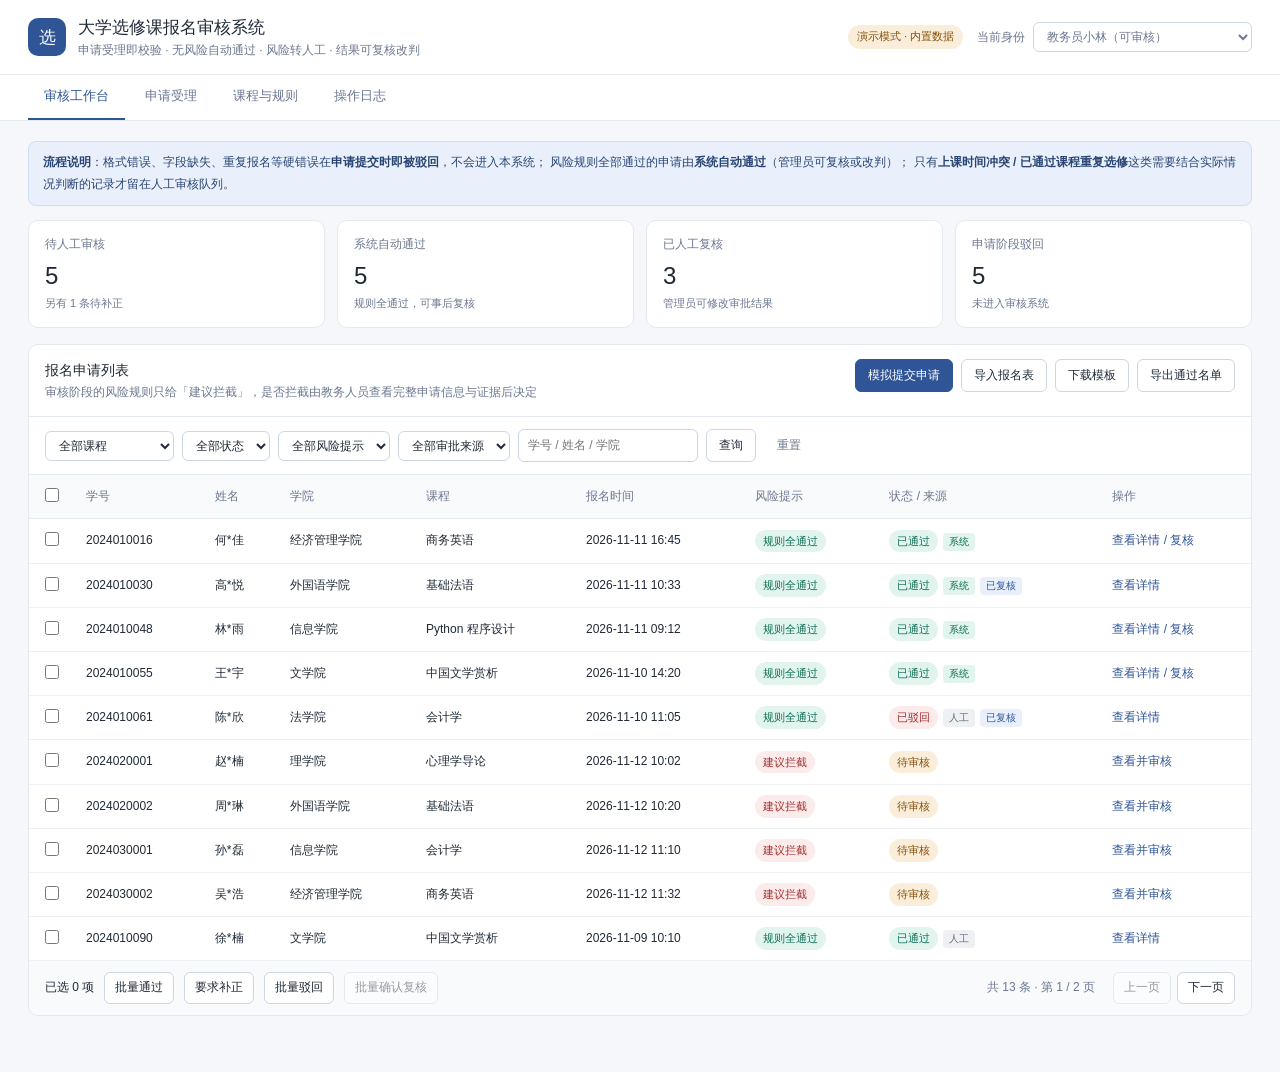
<file: preview.html>
<!DOCTYPE html>
<html lang="zh-CN">
<head>
<meta charset="utf-8">
<meta name="viewport" content="width=device-width, initial-scale=1">
<title>大学选修课报名审核系统</title>
<style>
:root{
  --bg:#f5f7fa; --surface:#ffffff; --line:#e4e9f0; --line-strong:#cdd6e2;
  --text:#1f2a37; --muted:#6b7890; --primary:#2f5597; --primary-light:#eaf0fb;
  --teal:#0f6e56; --teal-light:#e1f5ee; --amber:#854f0b; --amber-light:#faeeda;
  --red:#a32d2d; --red-light:#fcebeb; --radius:10px;
}
*{box-sizing:border-box}
body{margin:0;background:var(--bg);color:var(--text);font-family:-apple-system,BlinkMacSystemFont,"PingFang SC","Microsoft YaHei",Arial,sans-serif;font-size:13px;line-height:1.6}
h1,h2,h3{font-weight:500;margin:0}
h1{font-size:17px} h2{font-size:14px} h3{font-size:13px}
p{margin:0}
button,select,input,textarea{font:inherit;color:inherit}
.topbar{display:flex;align-items:center;justify-content:space-between;gap:16px;padding:14px 28px;background:var(--surface);border-bottom:1px solid var(--line)}
.brand{display:flex;align-items:center;gap:12px}
.logo{width:38px;height:38px;border-radius:10px;background:var(--primary);color:#fff;display:flex;align-items:center;justify-content:center;font-size:17px}
.brand p{font-size:12px;color:var(--muted)}
.top-actions{display:flex;align-items:center;gap:14px}
.role-label{display:flex;align-items:center;gap:8px;font-size:12px;color:var(--muted)}
select,input[type=search],input[type=text],textarea{padding:6px 9px;border:1px solid var(--line-strong);border-radius:6px;background:var(--surface);outline:none;font-size:12px}
select:focus,input:focus,textarea:focus{border-color:var(--primary)}
.badge{font-size:11px;padding:3px 9px;border-radius:20px;background:var(--primary-light);color:var(--primary)}
.badge.demo{background:var(--amber-light);color:var(--amber)}
.tabs{display:flex;gap:4px;padding:0 28px;background:var(--surface);border-bottom:1px solid var(--line)}
.tab{padding:11px 16px;border:0;background:transparent;color:var(--muted);cursor:pointer;border-bottom:2px solid transparent;font-size:13px}
.tab.active{color:var(--primary);border-bottom-color:var(--primary)}
.tab:hover{color:var(--primary)}
main{padding:20px 28px 40px;max-width:1400px;margin:0 auto}
.tab-panel{display:none} .tab-panel.active{display:block}
.metrics{display:grid;grid-template-columns:repeat(4,minmax(0,1fr));gap:12px;margin-bottom:16px}
.metric{background:var(--surface);border:1px solid var(--line);border-radius:var(--radius);padding:14px 16px}
.metric .label{font-size:12px;color:var(--muted)}
.metric .value{font-size:24px;font-weight:500;margin-top:2px}
.metric .hint{font-size:11px;color:var(--muted)}
.card{background:var(--surface);border:1px solid var(--line);border-radius:var(--radius);margin-bottom:16px;overflow:hidden}
.card-head{display:flex;align-items:flex-start;justify-content:space-between;gap:16px;padding:14px 16px;border-bottom:1px solid var(--line)}
.card-head .muted{margin-top:2px}
.head-actions{display:flex;gap:8px;flex-wrap:wrap}
.muted{color:var(--muted);font-size:12px}
.right{margin-left:auto}
.btn{padding:6px 12px;border:1px solid var(--line-strong);border-radius:6px;background:var(--surface);cursor:pointer;font-size:12px;white-space:nowrap}
.btn:hover{border-color:var(--primary);color:var(--primary)}
.btn:disabled{opacity:.45;cursor:not-allowed}
.btn-primary{background:var(--primary);border-color:var(--primary);color:#fff}
.btn-primary:hover{background:#244477;color:#fff}
.btn-ghost{border-color:transparent;color:var(--muted)}
.btn-sm{padding:5px 10px}
.btn-danger{color:var(--red);border-color:#e6bcbc}
.btn-success{color:var(--teal);border-color:#a8d9c6}
.filters{display:flex;flex-wrap:wrap;gap:8px;align-items:center;padding:12px 16px;border-bottom:1px solid var(--line)}
.filters input[type=search]{width:180px}
.table-wrap{overflow-x:auto}
.data-table{width:100%;border-collapse:collapse;table-layout:auto;white-space:nowrap}
.data-table th{background:#f8fafc;text-align:left;font-size:12px;font-weight:500;color:var(--muted);padding:10px 12px;border-bottom:1px solid var(--line)}
.data-table td{padding:10px 12px;border-bottom:1px solid #eef1f6;font-size:12px;vertical-align:middle}
.data-table tbody tr:hover{background:#fafcff}
.data-table .col-check{width:38px}
.data-table input[type=checkbox]{width:14px;height:14px;cursor:pointer;accent-color:var(--primary)}
.pill{display:inline-block;padding:2px 8px;border-radius:20px;font-size:11px;line-height:1.7}
.pill.pending{background:var(--amber-light);color:var(--amber)}
.pill.supplement{background:var(--amber-light);color:var(--amber)}
.pill.approved,.pill.notified{background:var(--teal-light);color:var(--teal)}
.pill.rejected{background:var(--red-light);color:var(--red)}
.pill.cancelled{background:#f1efe8;color:#5f5e5a}
.pill.pass{background:var(--teal-light);color:var(--teal)}
.pill.warning{background:var(--amber-light);color:var(--amber)}
.pill.blocked{background:var(--red-light);color:var(--red)}
.link-btn{border:0;background:transparent;color:var(--primary);cursor:pointer;padding:0;font-size:12px}
.link-btn:hover{text-decoration:underline}
.batch-bar{display:flex;align-items:center;gap:10px;flex-wrap:wrap;padding:11px 16px;background:#f8fafc;font-size:12px}
.pager{display:flex;gap:6px;margin-left:8px}
.empty{text-align:center;color:var(--muted);padding:28px}
.rule-grid{display:grid;grid-template-columns:repeat(auto-fit,minmax(260px,1fr));gap:12px;padding:16px}
.rule-card{border:1px solid var(--line);border-radius:8px;padding:12px 14px}
.rule-card .rule-top{display:flex;align-items:center;justify-content:space-between;gap:8px;margin-bottom:6px}
.rule-card .code{font-size:11px;color:var(--muted);font-family:ui-monospace,Menlo,monospace}
.rule-card p{font-size:12px;color:var(--muted)}
.switch{display:inline-flex;align-items:center;gap:6px;font-size:12px;cursor:pointer}
.switch input{accent-color:var(--primary)}
.modal-mask{position:fixed;inset:0;background:rgba(20,30,45,.42);display:flex;align-items:flex-start;justify-content:center;padding:40px 16px;z-index:50;overflow-y:auto}
.modal-mask[hidden]{display:none}
.modal{background:var(--surface);border-radius:12px;width:min(560px,100%);box-shadow:0 12px 40px rgba(20,30,45,.18)}
.modal-wide{width:min(860px,100%)}
.modal-head{display:flex;align-items:flex-start;justify-content:space-between;gap:12px;padding:16px 20px;border-bottom:1px solid var(--line)}
.modal-head .muted{margin-top:3px}
.btn-close{border:0;background:transparent;font-size:22px;line-height:1;color:var(--muted);cursor:pointer}
.modal-body{padding:18px 20px;max-height:calc(100vh - 220px);overflow-y:auto}
.modal-foot{display:flex;justify-content:flex-end;gap:8px;padding:12px 20px;border-top:1px solid var(--line)}
.section-title{display:flex;align-items:center;gap:8px;margin:0 0 10px;font-size:13px;font-weight:500}
.section-title::before{content:"";width:3px;height:14px;background:var(--primary);border-radius:2px}
.section{margin-bottom:20px}
.info-grid{display:grid;grid-template-columns:repeat(3,minmax(0,1fr));gap:1px;background:var(--line);border:1px solid var(--line);border-radius:8px;overflow:hidden}
.info-item{background:var(--surface);padding:9px 12px;min-width:0}
.info-item .k{font-size:11px;color:var(--muted)}
.info-item .v{font-size:12px;word-break:break-all;margin-top:1px}
.info-item.span2{grid-column:span 2}
.info-item.span3{grid-column:span 3}
.hit{border:1px solid var(--line);border-left:3px solid var(--amber);border-radius:6px;padding:9px 12px;margin-bottom:8px;background:#fffdf8}
.hit.hard{border-left-color:var(--red);background:#fffafa}
.hit .hit-title{display:flex;align-items:center;gap:8px;font-size:12px}
.hit .hit-msg{font-size:12px;color:var(--muted);margin-top:2px}
.tag{font-size:11px;padding:1px 7px;border-radius:4px;background:var(--red-light);color:var(--red)}
.tag.soft{background:var(--amber-light);color:var(--amber)}
.ok-box{border:1px solid #cfe9dd;background:var(--teal-light);color:var(--teal);border-radius:8px;padding:10px 12px;font-size:12px}
.timeline{border-left:2px solid var(--line);margin-left:6px;padding-left:16px}
.tl-item{position:relative;padding-bottom:12px;font-size:12px}
.tl-item::before{content:"";position:absolute;left:-21px;top:6px;width:8px;height:8px;border-radius:50%;background:var(--primary)}
.tl-item .tl-time{color:var(--muted);font-size:11px}
.decision-box{background:#f8fafc;border:1px solid var(--line);border-radius:8px;padding:14px}
.decision-box textarea{width:100%;min-height:64px;resize:vertical;margin:8px 0 12px}
.decision-actions{display:flex;gap:8px;flex-wrap:wrap}
.readonly-tip{background:var(--amber-light);color:var(--amber);border-radius:6px;padding:8px 12px;font-size:12px}
.toast{position:fixed;top:76px;right:28px;background:var(--text);color:#fff;padding:10px 16px;border-radius:8px;font-size:12px;z-index:80;box-shadow:0 6px 20px rgba(0,0,0,.18)}
.toast[hidden]{display:none}
/* v2.0 两阶段流程新增样式 */
.flow-note{background:var(--primary-light);border:1px solid #cfdcf5;color:#294573;border-radius:8px;padding:10px 14px;font-size:12px;line-height:1.8;margin-bottom:14px}
.flow-note strong{font-weight:600}
.src-tag{display:inline-block;margin-left:5px;padding:1px 6px;border-radius:4px;font-size:10px;background:#e8edf6;color:#52617c;vertical-align:middle}
.src-tag.system{background:var(--teal-light);color:var(--teal)}
.src-tag.manual{background:#eef0f4;color:#5f6b7f}
.src-tag.rechecked{background:var(--primary-light);color:var(--primary)}
.evidence{margin-top:6px;padding:7px 10px;background:#fff;border:1px dashed var(--line-strong);border-radius:5px;font-size:11px;color:#4d5a70}
.evidence div+div{margin-top:3px}
.note-box{border:1px solid #cfe9dd;background:var(--teal-light);color:var(--teal);border-radius:6px;padding:8px 12px;font-size:12px;margin-top:8px}
.stage-group{padding:14px 16px;border-bottom:1px solid var(--line)}
.stage-group:last-child{border-bottom:0}
.stage-title{display:flex;align-items:center;gap:9px;margin-bottom:4px;font-size:13px;font-weight:500}
.stage-title .stage-badge{font-size:11px;padding:2px 8px;border-radius:20px;background:var(--red-light);color:var(--red)}
.stage-title .stage-badge.review{background:var(--amber-light);color:var(--amber)}
.stage-title .stage-badge.system{background:var(--primary-light);color:var(--primary)}
.stage-desc{font-size:12px;color:var(--muted);margin:0 0 10px}
.rule-grid{display:grid;grid-template-columns:repeat(auto-fit,minmax(260px,1fr));gap:10px}
.rule-card{border:1px solid var(--line);border-radius:8px;padding:11px 13px;background:#fff}
.rule-card.off{background:#fafbfc;border-style:dashed}
.rule-card .rule-top{display:flex;align-items:center;justify-content:space-between;gap:8px;margin-bottom:6px}
.rule-card .code{font-size:11px;color:var(--muted);font-family:ui-monospace,Menlo,monospace}
.rule-card p{font-size:12px;color:var(--muted);margin:0}
.rule-card .rule-meta{font-size:11px;color:var(--muted);margin-top:5px}
.intake-summary{padding:14px 16px}
.intake-summary .chips{display:flex;gap:10px;flex-wrap:wrap}
.chip{border:1px solid var(--line);border-radius:8px;padding:9px 14px;min-width:118px;background:#fafbfd}
.chip .n{font-size:20px;font-weight:500}
.chip .t{font-size:11px;color:var(--muted)}
.chip.good .n{color:var(--teal)} .chip.warn .n{color:var(--amber)} .chip.bad .n{color:var(--red)}
.demo-fill{display:flex;align-items:center;gap:8px;flex-wrap:wrap;margin-bottom:14px}
.form-grid{display:grid;grid-template-columns:repeat(2,minmax(0,1fr));gap:10px}
.form-grid label{display:flex;flex-direction:column;gap:4px;font-size:12px;color:var(--muted)}
.form-grid label.span2{grid-column:span 2}
.form-grid input,.form-grid select{width:100%}
.submit-result{margin-top:14px}
.submit-result:empty{display:none}
.result-box{border-radius:8px;padding:12px 14px;font-size:12px;line-height:1.8}
.result-box.ok{background:var(--teal-light);border:1px solid #bfe3d4;color:var(--teal)}
.result-box.no{background:var(--red-light);border:1px solid #eccaca;color:var(--red)}
.result-box ul{margin:6px 0 0;padding-left:18px}
.recheck-box{background:#f4f7fd;border:1px solid #d5e0f5;border-radius:8px;padding:14px}
.recheck-box .recheck-title{font-size:12px;margin-bottom:4px}
.recheck-box textarea{width:100%;min-height:60px;resize:vertical;margin:8px 0 12px}
.recheck-box .decision-actions{display:flex;gap:8px;flex-wrap:wrap}
.mini-table{width:100%;border-collapse:collapse;margin-top:8px;font-size:12px}
.mini-table th,.mini-table td{text-align:left;padding:6px 9px;border-bottom:1px solid var(--line)}
.mini-table th{color:var(--muted);font-weight:500;background:#f8fafc}
@media(max-width:900px){.metrics{grid-template-columns:repeat(2,minmax(0,1fr))}.info-grid{grid-template-columns:repeat(2,minmax(0,1fr))}main{padding:16px}.topbar{padding:12px 16px}.tabs{padding:0 16px}.form-grid{grid-template-columns:1fr}.form-grid label.span2{grid-column:span 1}}

</style>
</head>
<body>

<header class="topbar">
  <div class="brand">
    <div class="logo">选</div>
    <div>
      <h1>大学选修课报名审核系统</h1>
      <p>申请受理即校验 · 无风险自动通过 · 风险转人工 · 结果可复核改判</p>
    </div>
  </div>
  <div class="top-actions">
    <span id="modeBadge" class="badge badge-info">连接中</span>
    <label class="role-label">当前身份
      <select id="roleSelect">
        <option value="teacher01">教务员小林（可审核）</option>
        <option value="admin">系统管理员（可复核改判 / 配置）</option>
        <option value="guest">只读访客（只读）</option>
      </select>
    </label>
  </div>
</header>

<nav class="tabs">
  <button class="tab active" data-tab="workbench">审核工作台</button>
  <button class="tab" data-tab="intake">申请受理</button>
  <button class="tab" data-tab="config">课程与规则</button>
  <button class="tab" data-tab="logs">操作日志</button>
</nav>

<main>
  <section id="tab-workbench" class="tab-panel active">
    <div class="flow-note">
      <strong>流程说明</strong>：格式错误、字段缺失、重复报名等硬错误在<strong>申请提交时即被驳回</strong>，不会进入本系统；
      风险规则全部通过的申请由<strong>系统自动通过</strong>（管理员可复核或改判）；
      只有<strong>上课时间冲突 / 已通过课程重复选修</strong>这类需要结合实际情况判断的记录才留在人工审核队列。
    </div>
    <div class="metrics" id="metrics"></div>

    <div class="card">
      <div class="card-head">
        <div>
          <h2>报名申请列表</h2>
          <p class="muted">审核阶段的风险规则只给「建议拦截」，是否拦截由教务人员查看完整申请信息与证据后决定</p>
        </div>
        <div class="head-actions">
          <button class="btn btn-primary" id="btnOpenSubmit">模拟提交申请</button>
          <button class="btn" id="btnImport">导入报名表</button>
          <button class="btn" id="btnTemplate">下载模板</button>
          <button class="btn" id="btnExport">导出通过名单</button>
        </div>
      </div>

      <div class="filters">
        <select id="fCourse"><option value="">全部课程</option></select>
        <select id="fStatus"><option value="">全部状态</option></select>
        <select id="fLevel"><option value="">全部风险提示</option></select>
        <select id="fSource">
          <option value="">全部审批来源</option>
          <option value="system">系统自动通过</option>
          <option value="manual">人工决定</option>
          <option value="undecided">待决定</option>
          <option value="rechecked">已人工复核</option>
        </select>
        <input id="fKeyword" type="search" placeholder="学号 / 姓名 / 学院">
        <button class="btn" id="btnSearch">查询</button>
        <button class="btn btn-ghost" id="btnReset">重置</button>
      </div>

      <div class="table-wrap">
        <table class="data-table">
          <thead>
            <tr>
              <th class="col-check"><input type="checkbox" id="selectAll" aria-label="全选当前页"></th>
              <th>学号</th><th>姓名</th><th>学院</th><th>课程</th>
              <th>报名时间</th><th>风险提示</th><th>状态 / 来源</th><th>操作</th>
            </tr>
          </thead>
          <tbody id="tableBody"></tbody>
        </table>
      </div>

      <div class="batch-bar">
        <span id="selectedCount">已选 0 项</span>
        <button class="btn btn-sm" id="btnBatchApprove">批量通过</button>
        <button class="btn btn-sm" id="btnBatchSupplement">要求补正</button>
        <button class="btn btn-sm" id="btnBatchReject">批量驳回</button>
        <button class="btn btn-sm" id="btnBatchRecheck">批量确认复核</button>
        <span class="muted right" id="pageInfo"></span>
        <div class="pager">
          <button class="btn btn-sm" id="btnPrev">上一页</button>
          <button class="btn btn-sm" id="btnNext">下一页</button>
        </div>
      </div>
    </div>
  </section>

  <section id="tab-intake" class="tab-panel">
    <div class="flow-note">
      <strong>申请受理关口</strong>：必填缺失（R01）、联系方式格式（R02）、重复报名（R03）、课程代码与报名时效（R07）在提交瞬间校验。
      未通过的申请只登记到下面的驳回台账，<strong>不写入审核系统、不占用教务人员时间</strong>；申请人修正后可重新提交。
    </div>
    <div class="card">
      <div class="card-head">
        <div><h2>最近一次受理结果</h2><p class="muted">导入报名表或模拟提交申请后，这里显示每条申请的去向</p></div>
        <button class="btn" id="btnRefreshIntake">刷新</button>
      </div>
      <div class="intake-summary" id="intakeReport"><p class="muted">暂无受理记录，可先导入演示报名表或在上方「模拟提交申请」。</p></div>
    </div>
    <div class="card">
      <div class="card-head">
        <div><h2>申请阶段驳回台账</h2><p class="muted">这些记录从未进入审核队列，可导出清单交申请人修正</p></div>
        <button class="btn" id="btnExportRejections">导出驳回清单</button>
      </div>
      <div class="table-wrap">
        <table class="data-table">
          <thead><tr><th>登记时间</th><th>学号</th><th>姓名</th><th>课程代码</th><th>来源</th><th>驳回原因</th></tr></thead>
          <tbody id="rejectionBody"></tbody>
        </table>
      </div>
    </div>
  </section>

  <section id="tab-config" class="tab-panel">
    <div class="card">
      <div class="card-head"><div><h2>课程容量与上课时间</h2><p class="muted">上课时间用于 R05 时间冲突判定；容量用于可选的 R04 提示（默认关闭）</p></div></div>
      <div class="table-wrap">
        <table class="data-table">
          <thead><tr><th>课程代码</th><th>课程名称</th><th>任课教师</th><th>学分</th><th>容量</th><th>上课时间</th><th>受理数</th><th>系统自动通过</th><th>待人工审核</th><th>截止时间</th></tr></thead>
          <tbody id="courseBody"></tbody>
        </table>
      </div>
    </div>
    <div class="card">
      <div class="card-head"><div><h2>规则配置（按阶段分组）</h2><p class="muted">申请阶段规则命中即拒绝受理；审核阶段规则只提示、不自动改状态；系统策略决定无风险申请是否自动通过</p></div></div>
      <div id="ruleList"></div>
    </div>
  </section>

  <section id="tab-logs" class="tab-panel">
    <div class="card">
      <div class="card-head">
        <div><h2>操作日志</h2><p class="muted">申请受理、系统自动通过、人工审核、复核改判、导入与规则调整均留痕，与业务数据在同一事务写入</p></div>
        <button class="btn" id="btnRefreshLogs">刷新</button>
      </div>
      <div class="table-wrap">
        <table class="data-table">
          <thead><tr><th>时间</th><th>操作</th><th>关联报名</th><th>状态变化</th><th>操作人</th><th>说明</th></tr></thead>
          <tbody id="logBody"></tbody>
        </table>
      </div>
    </div>
  </section>
</main>

<div class="modal-mask" id="detailModal" hidden>
  <div class="modal modal-wide" role="dialog" aria-modal="true" aria-labelledby="detailTitle">
    <div class="modal-head">
      <div><h2 id="detailTitle">报名申请详情</h2><p class="muted" id="detailSub"></p></div>
      <button class="btn-close" id="detailClose" aria-label="关闭">×</button>
    </div>
    <div class="modal-body" id="detailBody"></div>
  </div>
</div>

<div class="modal-mask" id="confirmModal" hidden>
  <div class="modal" role="dialog" aria-modal="true" aria-labelledby="confirmTitle">
    <div class="modal-head">
      <div><h2 id="confirmTitle">请确认批量操作</h2><p class="muted" id="confirmSub"></p></div>
      <button class="btn-close" id="confirmClose" aria-label="关闭">×</button>
    </div>
    <div class="modal-body" id="confirmBody"></div>
    <div class="modal-foot">
      <button class="btn" id="confirmCancel">取消</button>
      <button class="btn btn-primary" id="confirmOk">确认执行</button>
    </div>
  </div>
</div>

<div class="modal-mask" id="submitModal" hidden>
  <div class="modal" role="dialog" aria-modal="true" aria-labelledby="submitTitle">
    <div class="modal-head">
      <div><h2 id="submitTitle">模拟提交选课申请</h2><p class="muted">以申请人身份提交，系统在提交瞬间给出受理或驳回结论</p></div>
      <button class="btn-close" id="submitClose" aria-label="关闭">×</button>
    </div>
    <div class="modal-body">
      <div class="demo-fill">
        <span class="muted">快速填入示例：</span>
        <button class="btn btn-sm" id="btnFillValid">合规申请</button>
        <button class="btn btn-sm" id="btnFillBadPhone">手机号格式错误</button>
        <button class="btn btn-sm" id="btnFillDuplicate">重复报名</button>
      </div>
      <div class="form-grid">
        <label>学号<input id="sfStudentId" type="text" placeholder="如 2024999888"></label>
        <label>姓名<input id="sfName" type="text" placeholder="如 王*明"></label>
        <label>学院<input id="sfCollege" type="text" placeholder="如 外国语学院"></label>
        <label>手机号<input id="sfPhone" type="text" placeholder="11 位手机号"></label>
        <label class="span2">邮箱<input id="sfEmail" type="text" placeholder="如 s2024999888@campus.example.edu"></label>
        <label>课程<select id="sfCourse"></select></label>
        <label>申请理由<input id="sfReason" type="text" placeholder="选填"></label>
      </div>
      <div id="submitResult"></div>
    </div>
    <div class="modal-foot">
      <button class="btn" id="submitCancel">关闭</button>
      <button class="btn btn-primary" id="btnSubmitApply">提交申请</button>
    </div>
  </div>
</div>

<div id="toast" class="toast" hidden></div>
<input type="file" id="fileInput" accept=".csv,.xlsx,.xls" hidden>

<script>window.DEMO_MODE = true;</script>
<script>
/* 大学选修课报名审核系统 · 前端逻辑 v2.0
 * 同一份代码支持两种运行方式：
 *   - 正式模式：通过 fetch 调用 FastAPI 接口
 *   - 演示模式（window.DEMO_MODE = true）：使用内置数据，可直接双击预览页查看
 *
 * 流程：申请受理关口（硬错误当场驳回）→ 风险规则全通过由系统自动通过
 *      → 命中风险规则转人工审核 → 管理员可复核或改判系统自动通过的结果
 */
(function () {
  'use strict';

  var DEMO = !!window.DEMO_MODE;
  var $ = function (s) { return document.querySelector(s); };
  var $$ = function (s) { return Array.prototype.slice.call(document.querySelectorAll(s)); };
  var esc = function (v) {
    return String(v == null ? '' : v).replace(/[&<>"']/g, function (c) {
      return { '&': '&amp;', '<': '&lt;', '>': '&gt;', '"': '&quot;', "'": '&#39;' }[c];
    });
  };

  var STATUS_LABELS = {
    pending: '待审核', supplement: '待补正', approved: '已通过',
    rejected: '已驳回', notified: '已通知', cancelled: '已取消'
  };
  var PRECHECK_LABELS = { pass: '规则全通过', warning: '需人工留意', blocked: '建议拦截' };
  var SOURCE_LABELS = { '': '待决定', system: '系统自动通过', manual: '人工决定' };
  var ACTION_LABELS = {
    approve: '审核通过', reject: '审核驳回', supplement: '要求补正',
    resubmit: '补正后重新提交', notify: '标记已通知', cancel: '取消报名',
    intake: '申请受理', auto_approve: '系统自动通过', recheck: '人工复核确认',
    override: '复核改判', gate_reject: '申请阶段驳回', import: '导入报名表',
    rule_change: '调整规则'
  };
  var ACTION_TARGET = {
    approve: 'approved', reject: 'rejected', supplement: 'supplement',
    resubmit: 'pending', notify: 'notified', cancel: 'cancelled'
  };
  var TRANSITIONS = {
    pending: ['approve', 'reject', 'supplement', 'cancel'],
    supplement: ['approve', 'reject', 'resubmit', 'cancel'],
    approved: ['notify', 'cancel'], notified: [], rejected: [], cancelled: []
  };
  var WEEKDAY = { 1: '周一', 2: '周二', 3: '周三', 4: '周四', 5: '周五' };

  var COURSES = [
    { course_code: 'GE1021', course_name: '商务英语', teacher: '王老师', capacity: 30, credit: 2, deadline: '2026-12-05', class_time: '周一 3-4 节' },
    { course_code: 'FL1003', course_name: '基础法语', teacher: '李老师', capacity: 25, credit: 2, deadline: '2026-12-05', class_time: '周二 5-6 节' },
    { course_code: 'AC1102', course_name: '会计学', teacher: '张老师', capacity: 40, credit: 3, deadline: '2026-12-10', class_time: '周三 3-4 节' },
    { course_code: 'CS1001', course_name: 'Python 程序设计', teacher: '陈老师', capacity: 35, credit: 3, deadline: '2026-12-10', class_time: '周四 7-8 节' },
    { course_code: 'PS1005', course_name: '心理学导论', teacher: '刘老师', capacity: 45, credit: 2, deadline: '2026-12-15', class_time: '周五 3-4 节' },
    { course_code: 'LI1008', course_name: '中国文学赏析', teacher: '赵老师', capacity: 50, credit: 2, deadline: '2026-12-15', class_time: '周一 7-8 节' }
  ];
  var COURSE_MAP = {};
  COURSES.forEach(function (c) { COURSE_MAP[c.course_code] = c; });

  var RULES = [
    { code: 'R01', name: '必填字段完整', stage: 'intake', level: 'hard', enabled: true, description: '申请阶段校验：学号、姓名、学院、手机号、邮箱、课程代码任一为空，当场驳回不予受理' },
    { code: 'R02', name: '联系方式格式', stage: 'intake', level: 'hard', enabled: true, description: '申请阶段校验：手机号须为 11 位大陆号码、邮箱须含 @ 与域名后缀，格式错误当场驳回' },
    { code: 'R03', name: '重复报名检测', stage: 'intake', level: 'hard', enabled: true, description: '申请阶段校验：同一学号重复报名同一门课程，当场驳回不予受理' },
    { code: 'R07', name: '课程代码与报名时效', stage: 'intake', level: 'hard', enabled: true, description: '申请阶段校验：课程代码不存在、课程未开放或已过截止时间，当场驳回不予受理' },
    { code: 'R05', name: '上课时间冲突', stage: 'review', level: 'soft', enabled: true, description: '审核阶段风险：申请课程的上课时间与学生本学期已选课程重叠，建议人工确认是否拦截' },
    { code: 'R06', name: '已通过课程重复选修', stage: 'review', level: 'soft', enabled: true, description: '审核阶段风险：该生曾修读本课程且期末考核通过，无需重修，建议人工确认是否拦截；曾修未通过不命中' },
    { code: 'R04', name: '课程容量提示', stage: 'review', level: 'soft', enabled: false, description: '审核阶段可选提示：课程已通过人数达到容量上限时转人工。默认关闭，使审核队列聚焦 R05 / R06' },
    { code: 'A01', name: '无风险自动通过', stage: 'system', level: 'soft', enabled: true, description: '系统策略：审核阶段风险规则全部通过的申请由系统自动通过，管理员可事后复核或改判；关闭后全部转人工' }
  ];
  var STAGE_GROUPS = [
    { key: 'intake', label: '① 申请受理关口 · 命中即拒绝受理', badge: '', desc: '这些是申请人自己就能修正的硬错误，不占用教务人员时间，也不会出现在审核工作台。' },
    { key: 'review', label: '② 审核阶段 · 只给建议，必须人工判断', badge: 'review', desc: '命中后标记「建议拦截」并留在人工审核队列，规则不会自动改变审批结果。' },
    { key: 'system', label: '③ 系统策略', badge: 'system', desc: '决定风险规则全通过时是否由系统自动通过；关闭后所有申请都转人工审核。' }
  ];
  var REVIEWERS = [
    { username: 'admin', display_name: '系统管理员', role: 'admin' },
    { username: 'teacher01', display_name: '教务员小林', role: 'reviewer' },
    { username: 'teacher02', display_name: '教务员小周', role: 'reviewer' },
    { username: 'guest', display_name: '只读访客', role: 'viewer' }
  ];

  /* ---------------- 演示模式内置数据 ---------------- */

  function buildHits(row) {
    var hits = [];
    var codes = row.hits ? row.hits.split(',') : [];
    if (codes.indexOf('R05') >= 0) {
      var ev = (row.schedule || []).map(function (s) {
        return s.course_name + '：' + (WEEKDAY[s.class_day] || s.class_day) + ' ' +
          s.start_period + '-' + s.end_period + ' 节';
      });
      hits.push({ code: 'R05', name: '上课时间冲突', level: 'soft', stage: 'review',
        level_label: '审核阶段', evidence: ev.length ? ev : ['本学期课表存在时间重叠'],
        message: '申请课程「' + row.course_name + '」为 ' + row.class_time +
          '，与该生本学期已选课程时间重叠，建议人工确认是否拦截' });
    }
    if (codes.indexOf('R06') >= 0) {
      var h = (row.history || [])[0] || { semester: '2025-2026-2', score: 86 };
      hits.push({ code: 'R06', name: '已通过课程重复选修', level: 'soft', stage: 'review',
        level_label: '审核阶段', evidence: [h.semester + ' 学期修读「' + row.course_name +
          '」，期末成绩 ' + h.score + ' 分，考核通过'],
        message: '该生曾选修本课程且期末考核通过（' + h.semester + '，' + h.score +
          ' 分），不存在重修需求，建议人工确认是否拦截' });
    }
    if (codes.indexOf('R04') >= 0) {
      hits.push({ code: 'R04', name: '课程容量提示', level: 'soft', stage: 'review',
        level_label: '审核阶段', message: '课程容量 ' + row.capacity + ' 人，当前占用已接近上限，请人工确认是否超额' });
    }
    return hits;
  }

  function E(o) {
    var c = COURSE_MAP[o.course_code] || {};
    var row = Object.assign({
      major: '', grade: '2024级', phone: '13800000000', email: '',
      applied_at: '2026-11-12 10:00:00', reason: '', remark: '',
      status: 'approved', hits: '', decision_source: 'system', human_rechecked: 0,
      rechecked_by: '', reviewed_by: '', reviewed_at: '', review_comment: '',
      schedule: [], history: [], flags: '', timeline: null
    }, o);
    row.course_name = c.course_name || o.course_code;
    row.capacity = c.capacity; row.credit = c.credit; row.teacher = c.teacher;
    row.deadline = c.deadline; row.class_time = c.class_time;
    var hits = buildHits(row);
    row.precheck_level = hits.length ? 'blocked' : 'pass';
    row.precheck = { level: row.precheck_level, hits: hits, notes: row.notes || [], checked_at: row.applied_at };
    row.status_label = STATUS_LABELS[row.status];
    row.precheck_label = PRECHECK_LABELS[row.precheck_level];
    row.decision_source_label = SOURCE_LABELS[row.decision_source] || '待决定';
    row.timeline = o.timeline || buildTimeline(row);
    return row;
  }

  function buildTimeline(row) {
    var base = '2026-11-12 09:';
    var tl = [{ id: row.id * 10, action: 'intake', action_label: '申请受理', from_status: null,
      from_label: '—', to_status: 'pending', to_label: '待审核', operator: 'system',
      comment: '申请受理：演示数据', created_at: row.applied_at }];
    if (row.decision_source === 'system' || row.flags === 'override') {
      tl.push({ id: row.id * 10 + 1, action: 'auto_approve', action_label: '系统自动通过',
        from_status: 'pending', from_label: '待审核', to_status: 'approved', to_label: '已通过',
        operator: 'system', comment: '审核阶段风险规则全部通过，系统自动通过',
        created_at: base + '21:00' });
    }
    if (row.flags === 'override') {
      tl.push({ id: row.id * 10 + 2, action: 'override', action_label: '复核改判',
        from_status: 'approved', from_label: '已通过', to_status: row.status,
        to_label: STATUS_LABELS[row.status], operator: 'admin', comment: row.review_comment,
        created_at: base + '40:00' });
    } else if (row.human_rechecked && row.decision_source === 'system') {
      tl.push({ id: row.id * 10 + 2, action: 'recheck', action_label: '人工复核确认',
        from_status: 'approved', from_label: '已通过', to_status: 'approved', to_label: '已通过',
        operator: 'admin', comment: '人工复核确认无误', created_at: base + '38:00' });
    } else if (row.status !== 'pending' && row.decision_source === 'manual') {
      var act = { approved: 'approve', rejected: 'reject', supplement: 'supplement',
        notified: 'notify', cancelled: 'cancel' }[row.status] || 'approve';
      tl.push({ id: row.id * 10 + 2, action: act, action_label: ACTION_LABELS[act],
        from_status: 'pending', from_label: '待审核', to_status: row.status,
        to_label: STATUS_LABELS[row.status], operator: row.reviewed_by || 'teacher01',
        comment: row.review_comment, created_at: base + '35:00' });
    }
    if (row.status === 'notified') {
      tl.push({ id: row.id * 10 + 3, action: 'notify', action_label: '标记已通知',
        from_status: 'approved', from_label: '已通过', to_status: 'notified', to_label: '已通知',
        operator: 'admin', comment: '已生成通知名单', created_at: '2026-11-12 15:00:00' });
    }
    return tl;
  }

  var DB = {
    enrollments: [
      E({ id: 1, student_id: '2024010016', name: '何*佳', college: '经济管理学院', major: '金融学',
        phone: '13800010016', email: 's2024010016@campus.example.edu', course_code: 'GE1021',
        applied_at: '2026-11-11 16:45:00', reason: '对课程内容很感兴趣，希望拓展知识面',
        reviewed_by: 'system', reviewed_at: '2026-11-11 16:45:01',
        review_comment: '审核阶段风险规则全部通过，系统自动通过' }),
      E({ id: 2, student_id: '2024010030', name: '高*悦', college: '外国语学院', major: '法语',
        phone: '13900010030', email: 's2024010030@campus.example.edu', course_code: 'FL1003',
        applied_at: '2026-11-11 10:33:00', reason: '想提升语言能力', human_rechecked: 1,
        rechecked_by: 'admin', reviewed_by: 'system', reviewed_at: '2026-11-11 10:33:01',
        review_comment: '审核阶段风险规则全部通过，系统自动通过' }),
      E({ id: 3, student_id: '2024010048', name: '林*雨', college: '信息学院', major: '软件工程',
        phone: '13600010048', email: 's2024010048@campus.example.edu', course_code: 'CS1001',
        applied_at: '2026-11-11 09:12:00', reason: '与本专业方向互补',
        schedule: [{ course_code: 'OTH0001', course_name: '大学英语（已选）', class_day: 5, start_period: 3, end_period: 4 }],
        notes: ['本学期已有课表记录，但与申请课程时间不重叠'],
        reviewed_by: 'system', reviewed_at: '2026-11-11 09:12:01',
        review_comment: '审核阶段风险规则全部通过，系统自动通过' }),
      E({ id: 4, student_id: '2024010055', name: '王*宇', college: '文学院', major: '汉语言文学',
        phone: '13700010055', email: 's2024010055@campus.example.edu', course_code: 'LI1008',
        applied_at: '2026-11-10 14:20:00', reason: '学长推荐',
        history: [{ course_code: 'LI1008', semester: '2025-2026-2', score: 52, passed: 0 }],
        notes: ['该生曾修读本课程但未通过（2025-2026-2，52 分），属于正常重修，不命中 R06'],
        reviewed_by: 'system', reviewed_at: '2026-11-10 14:20:01',
        review_comment: '审核阶段风险规则全部通过，系统自动通过' }),
      E({ id: 5, student_id: '2024010061', name: '陈*欣', college: '法学院', major: '法学',
        phone: '13500010061', email: 's2024010061@campus.example.edu', course_code: 'AC1102',
        applied_at: '2026-11-10 11:05:00', reason: '希望补充相关基础', status: 'rejected',
        decision_source: 'manual', human_rechecked: 1, rechecked_by: 'admin', flags: 'override',
        reviewed_by: 'admin', reviewed_at: '2026-11-12 09:40:00',
        review_comment: '复核改判：该生本学期课业负荷已满，不予通过' }),
      E({ id: 6, student_id: '2024020001', name: '赵*楠', college: '理学院', major: '统计学',
        phone: '13800020001', email: 's2024020001@campus.example.edu', course_code: 'PS1005',
        applied_at: '2026-11-12 10:02:00', reason: '时间安排合适，希望修满通识学分',
        status: 'pending', decision_source: '', hits: 'R05',
        schedule: [{ course_code: 'OTH0101', course_name: '数据结构（已选）', class_day: 5, start_period: 3, end_period: 4 }] }),
      E({ id: 7, student_id: '2024020002', name: '周*琳', college: '外国语学院', major: '日语',
        phone: '13700020002', email: 's2024020002@campus.example.edu', course_code: 'FL1003',
        applied_at: '2026-11-12 10:20:00', reason: '想拓展第二外语',
        status: 'pending', decision_source: '', hits: 'R05',
        schedule: [{ course_code: 'OTH0102', course_name: '大学英语（已选）', class_day: 2, start_period: 5, end_period: 6 }] }),
      E({ id: 8, student_id: '2024030001', name: '孙*磊', college: '信息学院', major: '数据科学',
        phone: '13900030001', email: 's2024030001@campus.example.edu', course_code: 'AC1102',
        applied_at: '2026-11-12 11:10:00', reason: '曾修读过该课程',
        status: 'pending', decision_source: '', hits: 'R06',
        history: [{ course_code: 'AC1102', semester: '2025-2026-2', score: 88, passed: 1 }] }),
      E({ id: 9, student_id: '2024030002', name: '吴*浩', college: '经济管理学院', major: '市场营销',
        phone: '13600030002', email: 's2024030002@campus.example.edu', course_code: 'GE1021',
        applied_at: '2026-11-12 11:32:00', reason: '希望提升语言表达能力',
        status: 'pending', decision_source: '', hits: 'R06',
        history: [{ course_code: 'GE1021', semester: '2024-2025-2', score: 91, passed: 1 }] }),
      E({ id: 10, student_id: '2024010090', name: '徐*楠', college: '文学院', major: '广告学',
        phone: '13800010090', email: 's2024010090@campus.example.edu', course_code: 'LI1008',
        applied_at: '2026-11-09 10:10:00', reason: '对授课教师的研究方向感兴趣',
        decision_source: 'manual', reviewed_by: 'teacher01', reviewed_at: '2026-11-12 09:20:00',
        review_comment: '材料齐全，人工审核通过' }),
      E({ id: 11, student_id: '2024010104', name: '马*琪', college: '理学院', major: '数学与应用数学',
        phone: '13800010104', email: 's2024010104@campus.example.edu', course_code: 'CS1001',
        applied_at: '2026-11-08 16:25:00', reason: '计划系统学习编程基础', status: 'supplement',
        decision_source: 'manual', hits: 'R04',
        reviewed_by: 'teacher01', reviewed_at: '2026-11-12 10:05:00',
        review_comment: '请确认本学期课表后再提交' }),
      E({ id: 12, student_id: '2024010112', name: '朱*佳', college: '法学院', major: '知识产权',
        phone: '13700010112', email: 's2024010112@campus.example.edu', course_code: 'GE1021',
        applied_at: '2026-11-07 13:15:00', reason: '与专业方向互补', status: 'notified',
        human_rechecked: 1, rechecked_by: 'admin', reviewed_by: 'system',
        reviewed_at: '2026-11-07 13:15:01',
        review_comment: '审核阶段风险规则全部通过，系统自动通过' }),
      E({ id: 13, student_id: '2024010127', name: '胡*轩', college: '外国语学院', major: '商务英语',
        phone: '13600010127', email: 's2024010127@campus.example.edu', course_code: 'PS1005',
        applied_at: '2026-11-06 08:45:00', reason: '想了解心理学基础知识', status: 'cancelled',
        decision_source: 'manual', reviewed_by: 'admin', reviewed_at: '2026-11-12 11:00:00',
        review_comment: '本人申请取消' })
    ],
    rules: RULES.map(function (r) { return Object.assign({}, r); }),
    rejections: [
      { id: 1, student_id: '2024090001', name: '', course_code: 'GE1021', source: '演示数据', reasons: '[R01] 缺少必填字段：姓名', created_at: '2026-11-12 09:00:01' },
      { id: 2, student_id: '2024091001', name: '李*华', course_code: 'FL1003', source: '演示数据', reasons: '[R02] 手机号「12345」格式不正确（须为 11 位大陆号码）', created_at: '2026-11-12 09:00:02' },
      { id: 3, student_id: '2024091002', name: '张*婷', course_code: 'AC1102', source: '演示数据', reasons: '[R02] 邮箱「not-an-email」格式不正确（须包含 @ 与域名后缀）', created_at: '2026-11-12 09:00:03' },
      { id: 4, student_id: '2024010016', name: '何*佳', course_code: 'GE1021', source: '演示数据', reasons: '[R03] 该学号已报名过同一门课程（库内已有受理记录）', created_at: '2026-11-12 09:00:04' },
      { id: 5, student_id: '20249200', name: '刘*洋', course_code: 'XX9999', source: '演示数据', reasons: '[R07] 课程代码「XX9999」不存在，请核对课程列表', created_at: '2026-11-12 09:00:05' }
    ],
    logs: [
      { id: 6, action: 'override', enrollment_id: 5, from_status: 'approved', to_status: 'rejected', operator: 'admin', comment: '复核改判：该生本学期课业负荷已满，不予通过', created_at: '2026-11-12 09:40:00' },
      { id: 5, action: 'supplement', enrollment_id: 11, from_status: 'pending', to_status: 'supplement', operator: 'teacher01', comment: '请确认本学期课表后再提交', created_at: '2026-11-12 10:05:00' },
      { id: 4, action: 'approve', enrollment_id: 10, from_status: 'pending', to_status: 'approved', operator: 'teacher01', comment: '材料齐全，人工审核通过', created_at: '2026-11-12 09:20:00' },
      { id: 3, action: 'recheck', enrollment_id: 2, from_status: 'approved', to_status: 'approved', operator: 'admin', comment: '人工复核确认无误', created_at: '2026-11-12 09:38:00' },
      { id: 2, action: 'auto_approve', enrollment_id: 1, from_status: 'pending', to_status: 'approved', operator: 'system', comment: '审核阶段风险规则全部通过，系统自动通过', created_at: '2026-11-11 16:45:01' },
      { id: 1, action: 'import', enrollment_id: null, from_status: null, to_status: null, operator: 'admin', comment: '导入演示报名数据：受理 112 条，系统自动通过 100 条，申请阶段驳回 14 条', created_at: '2026-11-12 08:30:00' }
    ],
    nextId: 100,
    lastReport: { total: 126, inserted: 112, gate_rejected: 14, auto_approved: 100, manual_queue: 12, errors: [], source: '演示数据' }
  };

  function demoStats() {
    var list = DB.enrollments;
    var count = function (fn) { return list.filter(fn).length; };
    var approved = count(function (r) { return r.status === 'approved' || r.status === 'notified'; });
    var rejected = count(function (r) { return r.status === 'rejected'; });
    var decided = approved + rejected;
    var cap = COURSES.reduce(function (s, c) { return s + c.capacity; }, 0);
    return {
      pending: count(function (r) { return r.status === 'pending'; }),
      supplement: count(function (r) { return r.status === 'supplement'; }),
      manual_queue: count(function (r) { return r.status === 'pending' || r.status === 'supplement'; }),
      approved: approved, rejected: rejected,
      auto_approved: count(function (r) { return r.decision_source === 'system'; }),
      human_rechecked: count(function (r) { return r.human_rechecked === 1; }),
      gate_rejected: DB.rejections.length,
      today_reviewed: 4,
      pass_rate: decided ? Math.round(1000 * approved / decided) / 10 : 0,
      remaining: Math.max(0, cap - approved), total: list.length
    };
  }

  function demoLog(action, eid, from, to, operator, comment) {
    var l = { id: DB.nextId++, action: action, enrollment_id: eid, from_status: from,
      to_status: to, operator: operator, comment: comment || '',
      created_at: '2026-11-13 11:' + String(10 + DB.logs.length % 40).padStart(2, '0') + ':00' };
    DB.logs.unshift(l);
    return l;
  }

  function demoReviewOne(id, action, comment, operator) {
    var row = DB.enrollments.find(function (r) { return r.id === Number(id); });
    if (!row) throw new Error('报名记录不存在');
    if ((TRANSITIONS[row.status] || []).indexOf(action) < 0) {
      throw new Error('当前状态「' + STATUS_LABELS[row.status] + '」不允许执行「' + (ACTION_LABELS[action] || action) + '」');
    }
    var from = row.status, to = ACTION_TARGET[action];
    row.status = to; row.status_label = STATUS_LABELS[to]; row.decision_source = 'manual';
    row.decision_source_label = '人工决定';
    row.reviewed_by = operator; row.reviewed_at = '2026-11-13 11:20:00'; row.review_comment = comment || '';
    var log = demoLog(action, row.id, from, to, operator, comment);
    row.timeline.push({ id: log.id, action: action, action_label: ACTION_LABELS[action],
      from_status: from, from_label: STATUS_LABELS[from], to_status: to, to_label: STATUS_LABELS[to],
      operator: operator, comment: comment || '', created_at: log.created_at });
    return { id: row.id, from_status: from, to_status: to };
  }

  function demoRecheckOne(id, result, comment, operator) {
    var row = DB.enrollments.find(function (r) { return r.id === Number(id); });
    if (!row) throw new Error('报名记录不存在');
    if (row.decision_source !== 'system') throw new Error('只有「系统自动通过」的记录需要人工复核');
    if (row.status !== 'approved' && row.status !== 'notified') throw new Error('当前状态不可复核');
    if (result !== 'confirm' && !(comment || '').trim()) throw new Error('复核改判必须填写意见');
    if (result === 'confirm') {
      row.human_rechecked = 1; row.rechecked_by = operator;
      var l = demoLog('recheck', row.id, row.status, row.status, operator, comment || '人工复核确认无误');
      row.timeline.push({ id: l.id, action: 'recheck', action_label: '人工复核确认',
        from_status: row.status, from_label: STATUS_LABELS[row.status], to_status: row.status,
        to_label: STATUS_LABELS[row.status], operator: operator, comment: l.comment, created_at: l.created_at });
      return { id: row.id, result: result, status: row.status };
    }
    var from = row.status, to = result === 'reject' ? 'rejected' : 'supplement';
    row.status = to; row.status_label = STATUS_LABELS[to]; row.decision_source = 'manual';
    row.decision_source_label = '人工决定'; row.human_rechecked = 1; row.rechecked_by = operator;
    row.reviewed_by = operator; row.reviewed_at = '2026-11-13 11:25:00'; row.review_comment = comment;
    var o = demoLog('override', row.id, from, to, operator, comment);
    row.timeline.push({ id: o.id, action: 'override', action_label: '复核改判',
      from_status: from, from_label: STATUS_LABELS[from], to_status: to, to_label: STATUS_LABELS[to],
      operator: operator, comment: comment, created_at: o.created_at });
    return { id: row.id, result: result, status: to };
  }

  function demoGate(row) {
    var reasons = [];
    if (!row.student_id || !row.name || !row.college || !row.phone || !row.email || !row.course_code) {
      reasons.push('[R01] 缺少必填字段：学号、姓名、学院、手机号、邮箱、课程代码均为必填');
    }
    if (row.phone && !/^1[3-9][0-9]{9}$/.test(row.phone)) {
      reasons.push('[R02] 手机号「' + row.phone + '」格式不正确（须为 11 位大陆号码）');
    }
    if (row.email && !/^[^@\s]+@[^@\s]+\.[^@\s]+$/.test(row.email)) {
      reasons.push('[R02] 邮箱「' + row.email + '」格式不正确（须包含 @ 与域名后缀）');
    }
    if (DB.enrollments.some(function (x) { return x.student_id === row.student_id && x.course_code === row.course_code; })) {
      reasons.push('[R03] 该学号已报名过同一门课程（库内已有受理记录）');
    }
    if (!COURSE_MAP[row.course_code]) reasons.push('[R07] 课程代码「' + (row.course_code || '空') + '」不存在，请核对课程列表');
    return reasons;
  }

  function demoSubmit(payload, source) {
    var row = {
      student_id: payload.student_id || '', name: payload.name || '', college: payload.college || '',
      major: payload.major || '', grade: payload.grade || '', phone: payload.phone || '',
      email: payload.email || '', course_code: payload.course_code || '',
      applied_at: '2026-11-13 11:30:00', reason: payload.reason || '', remark: payload.remark || ''
    };
    var reasons = demoGate(row);
    if (reasons.length) {
      DB.rejections.unshift({ id: DB.nextId++, student_id: row.student_id, name: row.name,
        course_code: row.course_code, source: source || '申请提交', reasons: reasons.join('；'),
        created_at: row.applied_at });
      demoLog('gate_reject', null, null, null, 'system',
        '申请阶段驳回：' + row.student_id + ' · ' + reasons.join('；'));
      return { accepted: false, reasons: reasons, enrollment_id: null,
        auto_approved: false, precheck_level: '' };
    }
    var made = E(Object.assign({}, row, {
      id: DB.nextId++, status: 'approved', decision_source: 'system',
      reviewed_by: 'system', reviewed_at: row.applied_at,
      review_comment: '审核阶段风险规则全部通过，系统自动通过'
    }));
    DB.enrollments.unshift(made);
    demoLog('intake', made.id, null, 'pending', 'system', '申请受理：' + (source || '申请提交'));
    demoLog('auto_approve', made.id, 'pending', 'approved', 'system',
      '审核阶段风险规则全部通过，系统自动通过');
    return { accepted: true, reasons: [], enrollment_id: made.id,
      auto_approved: true, precheck_level: 'pass' };
  }

  function parseCSV(text) {
    var lines = text.replace(/^\uFEFF/, '').split(/\r?\n/).filter(function (l) { return l.trim(); });
    if (lines.length < 2) return [];
    var head = lines[0].split(',').map(function (s) { return s.trim(); });
    return lines.slice(1).map(function (line) {
      var cells = line.split(','), obj = {};
      head.forEach(function (h, i) { obj[h] = (cells[i] || '').trim(); });
      return obj;
    });
  }

  function downloadBlob(content, filename, type) {
    var blob = new Blob([content], { type: type });
    var url = URL.createObjectURL(blob);
    var a = document.createElement('a');
    a.href = url; a.download = filename; document.body.appendChild(a); a.click();
    document.body.removeChild(a); setTimeout(function () { URL.revokeObjectURL(url); }, 1000);
  }

  function csvFrom(rows, head, keys) {
    return '\uFEFF' + head + '\n' + rows.map(function (r) {
      return keys.map(function (k) { return '"' + String(r[k] == null ? '' : r[k]).replace(/"/g, '""') + '"'; }).join(',');
    }).join('\n');
  }

  var DemoAPI = {
    meta: function () {
      return Promise.resolve({ courses: COURSES, reviewers: REVIEWERS,
        rules: DB.rules.map(function (r) { return Object.assign({}, r); }), stats: demoStats(),
        labels: { status: STATUS_LABELS, precheck: PRECHECK_LABELS, action: ACTION_LABELS } });
    },
    list: function (p) {
      var items = DB.enrollments.filter(function (r) {
        if (p.course && r.course_code !== p.course) return false;
        if (p.status && r.status !== p.status) return false;
        if (p.level && r.precheck_level !== p.level) return false;
        if (p.source === 'system' && r.decision_source !== 'system') return false;
        if (p.source === 'manual' && r.decision_source !== 'manual') return false;
        if (p.source === 'undecided' && r.decision_source !== '') return false;
        if (p.source === 'rechecked' && r.human_rechecked !== 1) return false;
        if (p.keyword) {
          var k = p.keyword.toLowerCase();
          if ((r.name + r.student_id + r.college).toLowerCase().indexOf(k) < 0) return false;
        }
        return true;
      });
      var start = (p.page - 1) * p.page_size;
      return Promise.resolve({ items: items.slice(start, start + p.page_size),
        total: items.length, page: p.page, page_size: p.page_size });
    },
    detail: function (id) {
      var row = DB.enrollments.find(function (r) { return r.id === Number(id); });
      return Promise.resolve(row ? JSON.parse(JSON.stringify(row)) : null);
    },
    review: function (id, body) {
      try { return Promise.resolve({ ok: true, result: demoReviewOne(id, body.action, body.comment, body.operator) }); }
      catch (e) { return Promise.reject(e); }
    },
    batch: function (body) {
      try {
        body.ids.forEach(function (id) { demoReviewOne(id, body.action, body.comment, body.operator); });
        return Promise.resolve({ ok: true, count: body.ids.length });
      } catch (e) { return Promise.reject(e); }
    },
    recheck: function (id, body) {
      try { return Promise.resolve({ ok: true, result: demoRecheckOne(id, body.result, body.comment, body.operator) }); }
      catch (e) { return Promise.reject(e); }
    },
    batchRecheck: function (body) {
      try {
        body.ids.forEach(function (id) { demoRecheckOne(id, 'confirm', '批量人工复核确认无误', body.operator); });
        return Promise.resolve({ ok: true, count: body.ids.length });
      } catch (e) { return Promise.reject(e); }
    },
    submit: function (payload) { return Promise.resolve(demoSubmit(payload, '申请提交')); },
    rejections: function () {
      return Promise.resolve({ items: DB.rejections.slice(0, 200), total: DB.rejections.length });
    },
    courses: function () {
      return Promise.resolve({ items: COURSES.map(function (c) {
        var rows = DB.enrollments.filter(function (r) { return r.course_code === c.course_code; });
        return Object.assign({}, c, { total_applied: rows.length,
          approved_count: rows.filter(function (r) { return r.status === 'approved' || r.status === 'notified'; }).length,
          auto_approved_count: rows.filter(function (r) { return r.decision_source === 'system'; }).length,
          manual_queue_count: rows.filter(function (r) { return r.status === 'pending' || r.status === 'supplement'; }).length,
          rechecked_count: rows.filter(function (r) { return r.human_rechecked === 1; }).length });
      }) });
    },
    rules: function () { return Promise.resolve({ items: DB.rules }); },
    patchRule: function (code, enabled) {
      var r = DB.rules.find(function (x) { return x.code === code; });
      if (!r) return Promise.reject(new Error('规则不存在'));
      r.enabled = enabled;
      demoLog('rule_change', null, null, null, 'admin', '修改规则 ' + code + '：启用=' + enabled);
      return Promise.resolve({ ok: true });
    },
    logs: function () { return Promise.resolve({ items: DB.logs.slice(0, 50) }); },
    importFile: function (file) {
      return new Promise(function (resolve, reject) {
        var reader = new FileReader();
        reader.onerror = function () { reject(new Error('文件读取失败')); };
        reader.onload = function () {
          if (!/\.csv$/i.test(file.name)) {
            reject(new Error('演示模式支持 CSV 导入；完整版支持 Excel，请启动服务后使用'));
            return;
          }
          var raw = parseCSV(String(reader.result || ''));
          var report = { total: raw.length, inserted: 0, gate_rejected: 0,
            auto_approved: 0, manual_queue: 0, errors: [], source: file.name };
          raw.forEach(function (o) {
            var res = demoSubmit({
              student_id: o['学号'], name: o['姓名'], college: o['学院'], major: o['专业'],
              grade: o['年级'], phone: o['手机号'], email: o['邮箱'],
              course_code: o['课程代码'], reason: o['申请理由'], remark: o['备注']
            }, file.name);
            if (res.accepted) {
              report.inserted++;
              if (res.auto_approved) report.auto_approved++; else report.manual_queue++;
            } else report.gate_rejected++;
          });
          demoLog('import', null, null, null, 'admin', '导入 ' + file.name + '：受理 ' +
            report.inserted + ' 条，申请阶段驳回 ' + report.gate_rejected + ' 条');
          DB.lastReport = report;
          resolve({ ok: true, report: report });
        };
        reader.readAsText(file, 'utf-8');
      });
    },
    exportApproved: function () {
      var rows = DB.enrollments.filter(function (r) { return r.status === 'approved' || r.status === 'notified'; });
      downloadBlob(csvFrom(rows,
        '学号,姓名,学院,专业,年级,手机号,邮箱,课程代码,课程名称,审批来源,是否人工复核,审核人,审核时间,审核意见',
        ['student_id', 'name', 'college', 'major', 'grade', 'phone', 'email', 'course_code',
          'course_name', 'decision_source_label', 'human_rechecked', 'reviewed_by', 'reviewed_at', 'review_comment']),
        '通过名单_演示.csv', 'text/csv;charset=utf-8');
      return Promise.resolve({ ok: true });
    },
    exportRejections: function () {
      downloadBlob(csvFrom(DB.rejections, '登记时间,学号,姓名,课程代码,来源,驳回原因',
        ['created_at', 'student_id', 'name', 'course_code', 'source', 'reasons']),
        '申请阶段驳回清单_演示.csv', 'text/csv;charset=utf-8');
      return Promise.resolve({ ok: true });
    },
    template: function () {
      downloadBlob('\uFEFF学号,姓名,学院,专业,年级,手机号,邮箱,课程代码,报名时间,申请理由,备注\n' +
        '20240001000,王*明,外国语学院,英语,2024级,13800001234,s20240001000@campus.example.edu,GE1021,2026-11-08 10:30:00,希望提升语言能力,',
        '报名表模板_演示.csv', 'text/csv;charset=utf-8');
      return Promise.resolve({ ok: true });
    }
  };

  /* ---------------- 正式模式接口 ---------------- */

  function request(url, options) {
    return fetch(url, Object.assign({ headers: { 'Content-Type': 'application/json', 'X-Role': S.role } }, options || {}))
      .then(function (res) {
        if (!res.ok) return res.json().then(function (d) { throw new Error(d.detail || ('请求失败 ' + res.status)); });
        return res.json();
      });
  }
  var HttpAPI = {
    meta: function () { return request('/api/meta'); },
    list: function (p) {
      var q = new URLSearchParams({ course: p.course, status: p.status, keyword: p.keyword,
        level: p.level, source: p.source, page: p.page, page_size: p.page_size });
      return request('/api/enrollments?' + q.toString());
    },
    detail: function (id) { return request('/api/enrollments/' + id); },
    review: function (id, body) {
      return request('/api/enrollments/' + id + '/review', { method: 'POST', body: JSON.stringify(body) });
    },
    batch: function (body) {
      return request('/api/enrollments/batch-review', { method: 'POST', body: JSON.stringify(body) });
    },
    recheck: function (id, body) {
      return request('/api/enrollments/' + id + '/recheck', { method: 'POST', body: JSON.stringify(body) });
    },
    batchRecheck: function (body) {
      return request('/api/enrollments/batch-recheck', { method: 'POST', body: JSON.stringify(body) });
    },
    submit: function (payload) {
      return request('/api/applications/submit', { method: 'POST', body: JSON.stringify(payload) });
    },
    rejections: function () { return request('/api/application-rejections?limit=200'); },
    courses: function () { return request('/api/courses'); },
    rules: function () { return request('/api/rules'); },
    patchRule: function (code, enabled) {
      return request('/api/rules/' + code, { method: 'PATCH',
        body: JSON.stringify({ enabled: enabled, operator: S.role }) });
    },
    logs: function () { return request('/api/operation-logs?limit=50'); },
    importFile: function (file) {
      var fd = new FormData(); fd.append('file', file);
      return fetch('/api/enrollments/import', { method: 'POST', headers: { 'X-Role': S.role }, body: fd })
        .then(function (res) {
          if (!res.ok) return res.json().then(function (d) { throw new Error(d.detail || '导入失败'); });
          return res.json();
        });
    },
    exportApproved: function () { window.location.href = '/api/exports/approved-list.xlsx'; return Promise.resolve({ ok: true }); },
    exportRejections: function () { window.location.href = '/api/exports/gate-rejections.xlsx'; return Promise.resolve({ ok: true }); },
    template: function () { window.location.href = '/api/exports/template.xlsx'; return Promise.resolve({ ok: true }); }
  };

  var api = DEMO ? DemoAPI : HttpAPI;

  /* ---------------- 页面状态 ---------------- */

  var S = {
    role: 'teacher01', page: 1, pageSize: 10,
    filters: {}, selected: new Set(), selectedRows: new Map(),
    list: null, meta: null, detail: null, pendingAction: null, lastReport: null
  };

  function setSelected(id, on) {
    if (on) {
      S.selected.add(id);
      var row = ((S.list && S.list.items) || []).find(function (r) { return r.id === id; });
      if (row) S.selectedRows.set(id, row);
    } else {
      S.selected.delete(id);
      S.selectedRows.delete(id);
    }
  }
  function clearSelection() {
    S.selected.clear();
    S.selectedRows.clear();
  }

  function toast(msg, kind) {
    var el = $('#toast');
    el.textContent = msg;
    el.style.background = kind === 'error' ? '#a32d2d' : '#1f2a37';
    el.hidden = false;
    clearTimeout(toast._t);
    toast._t = setTimeout(function () { el.hidden = true; }, 3200);
  }

  function canWrite() { return S.role !== 'guest'; }
  function canConfig() { return S.role === 'admin'; }

  function currentFilters() {
    return { course: $('#fCourse').value, status: $('#fStatus').value, level: $('#fLevel').value,
      source: $('#fSource').value, keyword: $('#fKeyword').value.trim(),
      page: S.page, page_size: S.pageSize };
  }

  function renderMetrics(st) {
    var cards = [
      { label: '待人工审核', value: st.manual_queue, hint: '另有 ' + st.supplement + ' 条待补正', tone: '' },
      { label: '系统自动通过', value: st.auto_approved, hint: '规则全通过，可事后复核', tone: 'good' },
      { label: '已人工复核', value: st.human_rechecked, hint: '管理员可修改审批结果', tone: '' },
      { label: '申请阶段驳回', value: st.gate_rejected, hint: '未进入审核系统', tone: 'bad' }
    ];
    $('#metrics').innerHTML = cards.map(function (c) {
      return '<div class="metric"><div class="label">' + c.label + '</div><div class="value">' +
        c.value + '</div><div class="hint">' + c.hint + '</div></div>';
    }).join('');
  }

  function statusPill(s) { return '<span class="pill ' + s + '">' + (STATUS_LABELS[s] || s) + '</span>'; }
  function precheckPill(l) { return '<span class="pill ' + l + '">' + (PRECHECK_LABELS[l] || l) + '</span>'; }

  function sourceTags(r) {
    var out = '';
    if (r.decision_source === 'system') out += '<span class="src-tag system">系统</span>';
    else if (r.decision_source === 'manual') out += '<span class="src-tag manual">人工</span>';
    if (r.human_rechecked === 1 || r.human_rechecked === true) out += '<span class="src-tag rechecked">已复核</span>';
    return out;
  }

  function renderTable(data) {
    S.list = data;
    var body = $('#tableBody');
    if (!data.items.length) {
      body.innerHTML = '<tr><td colspan="9" class="empty">没有符合条件的报名记录</td></tr>';
    } else {
      body.innerHTML = data.items.map(function (r) {
        var checked = S.selected.has(r.id) ? ' checked' : '';
        var label = r.status === 'pending' || r.status === 'supplement' ? '查看并审核' :
          (r.decision_source === 'system' && !r.human_rechecked ? '查看详情 / 复核' : '查看详情');
        return '<tr>' +
          '<td class="col-check"><input type="checkbox" class="row-check" data-id="' + r.id + '"' + checked + ' aria-label="选择该报名"></td>' +
          '<td>' + esc(r.student_id) + '</td><td>' + esc(r.name || '—') + '</td>' +
          '<td>' + esc(r.college || '—') + '</td>' +
          '<td>' + esc(r.course_name || r.course_code) + '</td>' +
          '<td>' + esc((r.applied_at || '').slice(0, 16)) + '</td>' +
          '<td>' + precheckPill(r.precheck_level) + '</td>' +
          '<td>' + statusPill(r.status) + sourceTags(r) + '</td>' +
          '<td><button class="link-btn btn-detail" data-id="' + r.id + '">' + label + '</button></td>' +
          '</tr>';
      }).join('');
    }
    var totalPages = Math.max(1, Math.ceil(data.total / S.pageSize));
    $('#pageInfo').textContent = '共 ' + data.total + ' 条 · 第 ' + S.page + ' / ' + totalPages + ' 页';
    $('#btnPrev').disabled = S.page <= 1;
    $('#btnNext').disabled = S.page >= totalPages;
    updateSelectedBar();
  }

  function updateSelectedBar() {
    $('#selectedCount').textContent = '已选 ' + S.selected.size + ' 项';
    var boxes = $$('.row-check');
    var all = $('#selectAll');
    var visible = boxes.length, checked = boxes.filter(function (b) { return b.checked; }).length;
    all.checked = visible > 0 && checked === visible;
    all.indeterminate = checked > 0 && checked < visible;
    ['#btnBatchApprove', '#btnBatchSupplement', '#btnBatchReject'].forEach(function (sel) {
      $(sel).disabled = !canWrite();
    });
    $('#btnBatchRecheck').disabled = !canConfig();
  }

  function infoItem(k, v, span) {
    return '<div class="info-item' + (span ? ' span' + span : '') + '"><div class="k">' + esc(k) +
      '</div><div class="v">' + esc(v == null || v === '' ? '—' : v) + '</div></div>';
  }

  function renderDetail(d) {
    S.detail = d;
    $('#detailTitle').textContent = '报名申请详情 · #' + d.id;
    $('#detailSub').textContent = '请查看完整申请信息、风险证据与审核轨迹后再做决定 · ' +
      d.course_name + ' · ' + d.status_label + ' · ' + (d.decision_source_label || SOURCE_LABELS[d.decision_source] || '待决定');

    var info = '<div class="info-grid">' +
      infoItem('学号', d.student_id) + infoItem('姓名', d.name) + infoItem('学院', d.college) +
      infoItem('专业', d.major) + infoItem('年级', d.grade) + infoItem('手机号', d.phone) +
      infoItem('邮箱', d.email, 2) + infoItem('课程代码', d.course_code) +
      infoItem('课程名称', d.course_name) + infoItem('学分', d.credit) +
      infoItem('任课教师', d.teacher) + infoItem('上课时间', d.class_time) +
      infoItem('报名截止', d.deadline) + infoItem('报名时间', d.applied_at) +
      infoItem('当前状态', d.status_label) +
      infoItem('审批来源', d.decision_source_label || SOURCE_LABELS[d.decision_source] || '待决定') +
      infoItem('人工复核', (d.human_rechecked === 1 || d.human_rechecked === true) ?
        '已复核（' + (d.rechecked_by || '—') + '）' : '未复核') +
      infoItem('审核人', d.reviewed_by, 2) + infoItem('审核时间', d.reviewed_at) +
      infoItem('申请理由', d.reason, 3) + infoItem('备注', d.remark, 3) +
      infoItem('审核意见', d.review_comment, 3) + '</div>';

    var hits = (d.precheck && d.precheck.hits) || [];
    var hitsHtml = hits.length ? hits.map(function (h) {
      var ev = (h.evidence || []).length
        ? '<div class="evidence"><strong>判定依据</strong>' + h.evidence.map(function (x) {
            return '<div>· ' + esc(x) + '</div>'; }).join('') + '</div>' : '';
      return '<div class="hit"><div class="hit-title">' +
        '<span class="tag ' + (h.level === 'hard' ? '' : 'soft') + '">' +
        esc(h.level_label || (h.level === 'hard' ? '硬规则' : '审核阶段')) + '</span>' +
        '<strong>' + esc(h.name) + '</strong><span class="muted">' + esc(h.code) + '</span></div>' +
        '<div class="hit-msg">' + esc(h.message) + '</div>' + ev + '</div>';
    }).join('') : '<div class="ok-box">审核阶段风险规则（R05 时间冲突、R06 已通过课程重复选修）全部通过，未发现需人工判断的情况。</div>';
    var notes = (d.precheck && d.precheck.notes) || [];
    if (notes.length) {
      hitsHtml += '<div class="note-box">' + notes.map(esc).join('<br>') + '</div>';
    }

    var sched = d.schedule || [];
    var hist = d.history || [];
    var evidenceHtml = '<div class="info-grid">' +
      '<div class="info-item span3"><div class="k">本学期已选课表（R05 判定依据）</div><div class="v">' +
      (sched.length ? '<table class="mini-table"><thead><tr><th>课程</th><th>上课时间</th><th>学期</th><th>说明</th></tr></thead><tbody>' +
        sched.map(function (s) {
          return '<tr><td>' + esc(s.course_name) + '</td><td>' +
            esc(WEEKDAY[s.class_day] || s.class_day) + ' ' + esc(s.start_period) + '-' + esc(s.end_period) + ' 节</td><td>' +
            esc(s.semester) + '</td><td>' + esc(s.note || '—') + '</td></tr>';
        }).join('') + '</tbody></table>' : '本学期暂无已选课表记录') + '</div></div>' +
      '<div class="info-item span3"><div class="k">历史修读记录（R06 判定依据）</div><div class="v">' +
      (hist.length ? '<table class="mini-table"><thead><tr><th>课程</th><th>学期</th><th>成绩</th><th>是否通过</th><th>说明</th></tr></thead><tbody>' +
        hist.map(function (h) {
          return '<tr><td>' + esc(h.course_code) + '</td><td>' + esc(h.semester) + '</td><td>' +
            esc(h.score) + '</td><td>' + (h.passed ? '已通过' : '未通过（可重修）') + '</td><td>' +
            esc(h.note || '—') + '</td></tr>';
        }).join('') + '</tbody></table>' : '暂无历史修读记录') + '</div></div></div>';

    var timeline = d.timeline || [];
    var tlHtml = timeline.length ? '<div class="timeline">' + timeline.map(function (t) {
      return '<div class="tl-item"><div><strong>' + esc(t.action_label || t.action) + '</strong> · ' +
        esc(t.from_label || '—') + ' → ' + esc(t.to_label || '—') + ' · ' + esc(t.operator) + '</div>' +
        '<div class="tl-time">' + esc(t.created_at) + (t.comment ? ' · ' + esc(t.comment) : '') + '</div></div>';
    }).join('') + '</div>' : '<p class="muted">暂无审核操作。</p>';

    var actionable = (d.status === 'pending' || d.status === 'supplement') && canWrite();
    var recheckable = d.decision_source === 'system' &&
      (d.status === 'approved' || d.status === 'notified');
    var decision = '';
    if (actionable) {
      var buttons = '<button class="btn btn-success" data-review="approve">通过</button>' +
        '<button class="btn" data-review="supplement">要求补正</button>' +
        '<button class="btn btn-danger" data-review="reject">驳回</button>';
      if (d.status === 'supplement') buttons += '<button class="btn" data-review="resubmit">补正后重新提交</button>';
      decision = '<div class="decision-box"><div><strong>审核决定</strong></div>' +
        '<p class="muted">风险规则只给「建议拦截」，最终结论由你查看上述证据后确认，并同步写入操作日志。</p>' +
        '<textarea id="reviewComment" placeholder="填写审核意见；驳回或要求补正时建议说明原因"></textarea>' +
        '<div class="decision-actions">' + buttons + '</div></div>';
    } else if (recheckable) {
      if (canConfig()) {
        decision = '<div class="recheck-box"><div class="recheck-title"><strong>人工复核 · 修改系统自动通过的结果</strong></div>' +
          '<p class="muted">该申请由系统依据「风险规则全通过」自动通过。你可以确认复核无误，也可以改判为驳回或要求补正；' +
          '改判必须填写意见，系统会把审批来源改为「人工决定」并完整留痕。</p>' +
          '<textarea id="recheckComment" placeholder="改判时必须说明原因；仅确认复核可留空"></textarea>' +
          '<div class="decision-actions">' +
          '<button class="btn btn-success" data-recheck="confirm">确认复核无误</button>' +
          '<button class="btn btn-danger" data-recheck="reject">改判为驳回</button>' +
          '<button class="btn" data-recheck="supplement">改判为待补正</button>' +
          '</div></div>';
      } else {
        decision = '<div class="readonly-tip">该申请由系统自动通过，只有管理员可以人工复核或改判审批结果；' +
          '请在右上角切换为「系统管理员」。</div>';
      }
    } else {
      var reason = !canWrite() ? '当前身份为只读访客，不能执行审核操作。' :
        '该报名已处于「' + d.status_label + '」状态，且不属于可复核的系统自动通过记录。';
      decision = '<div class="readonly-tip">' + esc(reason) + '</div>';
    }

    $('#detailBody').innerHTML =
      '<div class="section"><h3 class="section-title">申请信息（全部字段）</h3>' + info + '</div>' +
      '<div class="section"><h3 class="section-title">审核阶段风险提示 · ' + esc(d.precheck_label) + '</h3>' + hitsHtml + '</div>' +
      '<div class="section"><h3 class="section-title">判定依据（学生课表与历史修读）</h3>' + evidenceHtml + '</div>' +
      '<div class="section"><h3 class="section-title">审核轨迹</h3>' + tlHtml + '</div>' +
      '<div class="section">' + decision + '</div>';
    $('#detailModal').hidden = false;
  }

  function renderRules(rules) {
    $('#ruleList').innerHTML = STAGE_GROUPS.map(function (g) {
      var cards = rules.filter(function (r) { return r.stage === g.key; }).map(function (r) {
        return '<div class="rule-card' + (r.enabled ? '' : ' off') + '"><div class="rule-top"><div>' +
          '<span class="code">' + esc(r.code) + '</span> <strong>' + esc(r.name) + '</strong></div>' +
          '<label class="switch"><input type="checkbox" class="rule-switch" data-code="' + esc(r.code) + '"' +
          (r.enabled ? ' checked' : '') + (canConfig() ? '' : ' disabled') + '> 启用</label></div>' +
          '<p>' + esc(r.description) + '</p><p class="rule-meta">层级：' +
          (r.level === 'hard' ? '硬校验 · 命中即拒绝受理' : '风险提示 / 系统策略') + '</p></div>';
      }).join('');
      return '<div class="stage-group"><div class="stage-title">' +
        (g.badge ? '<span class="stage-badge ' + g.badge + '">' + esc(g.label.slice(0, 2)) + '</span>' : '') +
        esc(g.label) + '</div><p class="stage-desc">' + esc(g.desc) + '</p>' +
        '<div class="rule-grid">' + (cards || '<p class="muted">暂无规则</p>') + '</div></div>';
    }).join('');
  }

  function renderCourses(items) {
    $('#courseBody').innerHTML = items.map(function (c) {
      return '<tr><td>' + esc(c.course_code) + '</td><td>' + esc(c.course_name) + '</td>' +
        '<td>' + esc(c.teacher) + '</td><td>' + esc(c.credit) + '</td><td>' + esc(c.capacity) + '</td>' +
        '<td>' + esc(c.class_time) + '</td><td>' + esc(c.total_applied) + '</td>' +
        '<td>' + esc(c.auto_approved_count) + '</td><td>' + esc(c.manual_queue_count) + '</td>' +
        '<td>' + esc(c.deadline) + '</td></tr>';
    }).join('');
  }

  function renderLogs(items) {
    $('#logBody').innerHTML = items.length ? items.map(function (l) {
      return '<tr><td>' + esc(l.created_at) + '</td><td>' + esc(ACTION_LABELS[l.action] || l.action) + '</td>' +
        '<td>' + (l.enrollment_id ? '#' + esc(l.enrollment_id) : '—') + '</td>' +
        '<td>' + esc(l.from_status ? STATUS_LABELS[l.from_status] || l.from_status : '—') + ' → ' +
        esc(l.to_status ? STATUS_LABELS[l.to_status] || l.to_status : '—') + '</td>' +
        '<td>' + esc(l.operator) + '</td><td>' + esc(l.comment || '—') + '</td></tr>';
    }).join('') : '<tr><td colspan="6" class="empty">暂无操作日志</td></tr>';
  }

  function renderRejections(items) {
    $('#rejectionBody').innerHTML = items.length ? items.map(function (r) {
      return '<tr><td>' + esc(r.created_at) + '</td><td>' + esc(r.student_id || '—') + '</td>' +
        '<td>' + esc(r.name || '—') + '</td><td>' + esc(r.course_code || '—') + '</td>' +
        '<td>' + esc(r.source || '—') + '</td><td>' + esc(r.reasons) + '</td></tr>';
    }).join('') : '<tr><td colspan="6" class="empty">暂无申请阶段驳回记录</td></tr>';
  }

  function renderIntakeReport(r) {
    if (!r) {
      $('#intakeReport').innerHTML = '<p class="muted">暂无受理记录，可先导入演示报名表或在审核工作台「模拟提交申请」。</p>';
      return;
    }
    var chips = [
      { n: r.total || 0, t: '提交 / 导入行数' },
      { n: r.gate_rejected || 0, t: '申请阶段驳回（不入库）', tone: 'bad' },
      { n: r.auto_approved || 0, t: '系统自动通过', tone: 'good' },
      { n: r.manual_queue || 0, t: '转人工审核队列', tone: 'warn' },
      { n: (r.errors || []).length, t: '数据约束错误' }
    ];
    $('#intakeReport').innerHTML = '<p class="muted" style="margin-bottom:10px">来源：' + esc(r.source || '—') +
      ' · 实际受理 ' + esc(r.inserted || 0) + ' 条</p><div class="chips">' +
      chips.map(function (c) {
        return '<div class="chip ' + (c.tone || '') + '"><div class="n">' + esc(c.n) +
          '</div><div class="t">' + esc(c.t) + '</div></div>';
      }).join('') + '</div>';
  }

  /* ---------------- 数据加载 ---------------- */

  function refreshAll() {
    return api.meta().then(function (meta) {
      S.meta = meta;
      if (!$('#fCourse').dataset.filled) {
        $('#fCourse').insertAdjacentHTML('beforeend', meta.courses.map(function (i) {
          return '<option value="' + esc(i.course_code) + '">' + esc(i.course_name) + '</option>';
        }).join(''));
        $('#fStatus').insertAdjacentHTML('beforeend', Object.keys(STATUS_LABELS).map(function (k) {
          return '<option value="' + k + '">' + STATUS_LABELS[k] + '</option>';
        }).join(''));
        $('#fLevel').insertAdjacentHTML('beforeend', Object.keys(PRECHECK_LABELS).map(function (k) {
          return '<option value="' + k + '">' + PRECHECK_LABELS[k] + '</option>';
        }).join(''));
        $('#sfCourse').insertAdjacentHTML('beforeend', meta.courses.map(function (i) {
          return '<option value="' + esc(i.course_code) + '">' + esc(i.course_name) + '</option>';
        }).join(''));
        $('#fCourse').dataset.filled = '1';
      }
      renderMetrics(meta.stats);
      renderRules(meta.rules);
      return Promise.all([refreshList(), api.courses(), api.logs(), api.rejections()]);
    }).then(function (res) {
      renderCourses(res[1].items);
      renderLogs(res[2].items);
      renderRejections(res[3].items);
      renderIntakeReport(S.lastReport || (DEMO ? DB.lastReport : null));
    }).catch(function (err) { toast(err.message || '加载失败', 'error'); });
  }

  function refreshList() {
    return api.list(currentFilters()).then(renderTable);
  }

  /* ---------------- 交互事件 ---------------- */

  function openDetail(id) {
    api.detail(id).then(function (d) {
      if (!d) { toast('报名记录不存在', 'error'); return; }
      renderDetail(d);
    }).catch(function (e) { toast(e.message, 'error'); });
  }

  function doReview(action) {
    if (!canWrite()) { toast('只读角色不能审核', 'error'); return; }
    var comment = ($('#reviewComment') || {}).value || '';
    if (action === 'reject' && !comment.trim()) { toast('驳回请填写审核意见', 'error'); return; }
    api.review(S.detail.id, { action: action, comment: comment, operator: S.role })
      .then(function () {
        $('#detailModal').hidden = true;
        setSelected(S.detail.id, false);
        toast('已记录：' + (ACTION_LABELS[action] || action));
        return refreshAll();
      }).catch(function (e) { toast(e.message, 'error'); });
  }

  function doRecheck(result) {
    if (!canConfig()) { toast('只有管理员可以人工复核或改判', 'error'); return; }
    var comment = ($('#recheckComment') || {}).value || '';
    if (result !== 'confirm' && !comment.trim()) { toast('复核改判必须填写意见', 'error'); return; }
    api.recheck(S.detail.id, { result: result, comment: comment, operator: S.role })
      .then(function (res) {
        $('#detailModal').hidden = true;
        setSelected(S.detail.id, false);
        toast(result === 'confirm' ? '已确认复核无误' :
          '已改判为「' + ((res.result && res.result.status_label) || '新状态') + '」');
        return refreshAll();
      }).catch(function (e) { toast(e.message, 'error'); });
  }

  function openConfirm(kind, action) {
    if (kind === 'recheck' && !canConfig()) { toast('只有管理员可以批量确认复核', 'error'); return; }
    if (kind !== 'recheck' && !canWrite()) { toast('只读角色不能执行批量操作', 'error'); return; }
    var ids = Array.from(S.selected);
    var valid = ids.filter(function (id) {
      var row = S.selectedRows.get(id);
      if (!row) return false;
      if (kind === 'recheck') {
        return row.decision_source === 'system' &&
          (row.status === 'approved' || row.status === 'notified') &&
          !(row.human_rechecked === 1 || row.human_rechecked === true);
      }
      return row.status === 'pending' || row.status === 'supplement';
    });
    if (!valid.length) {
      toast(kind === 'recheck' ? '所选记录中没有待复核的系统自动通过记录' :
        '所选记录均不可操作，请先选择待审核或待补正的报名', 'error');
      return;
    }
    var names = valid.map(function (id) {
      var row = S.selectedRows.get(id);
      return esc(row.name || row.student_id);
    });
    S.pendingAction = { kind: kind, action: action, ids: valid };
    var title = kind === 'recheck' ? '确认批量人工复核' :
      (action === 'approve' ? '确认批量通过' : action === 'reject' ? '确认批量驳回' : '确认要求补正');
    $('#confirmTitle').textContent = title;
    $('#confirmSub').textContent = kind === 'recheck' ?
      '确认后标记为「已人工复核」，审批结果保持不变' : '批量操作同样属于人工决定，请确认后再执行';
    $('#confirmBody').innerHTML =
      '<p>本次将处理 <strong>' + valid.length + '</strong> 条报名' +
      (ids.length - valid.length > 0 ? '，已排除 ' + (ids.length - valid.length) + ' 条不适用记录' : '') + '：</p>' +
      '<p class="muted" style="margin:8px 0 14px">' + names.slice(0, 12).join('、') +
      (names.length > 12 ? ' 等' : '') + '</p>' +
      (kind === 'recheck' ? '' :
        '<label class="muted">统一审核意见</label>' +
        '<textarea id="batchComment" style="width:100%;min-height:64px;margin-top:6px" placeholder="选填，将写入每条记录的操作日志"></textarea>');
    $('#confirmModal').hidden = false;
  }

  function doBatch() {
    var p = S.pendingAction;
    if (!p) return;
    var comment = ($('#batchComment') || {}).value || '';
    var call = p.kind === 'recheck'
      ? api.batchRecheck({ ids: p.ids, operator: S.role })
      : api.batch({ ids: p.ids, action: p.action, comment: comment, operator: S.role });
    call.then(function (res) {
      $('#confirmModal').hidden = true;
      clearSelection(); S.pendingAction = null;
      toast('已处理 ' + (res.count || p.ids.length) + ' 条报名');
      return refreshAll();
    }).catch(function (e) { toast(e.message, 'error'); });
  }

  function fillSubmit(kind) {
    var sid = '2024' + String(990000 + Math.floor(Math.random() * 9000));
    $('#sfStudentId').value = sid;
    $('#sfName').value = '测*同学';
    $('#sfCollege').value = '外国语学院';
    $('#sfPhone').value = '13800009999';
    $('#sfEmail').value = 's' + sid + '@campus.example.edu';
    $('#sfCourse').value = 'GE1021';
    $('#sfReason').value = '模拟提交申请，体验申请阶段校验';
    if (kind === 'badPhone') $('#sfPhone').value = '12345';
    if (kind === 'duplicate') {
      var first = (S.list && S.list.items && S.list.items[0]) || DB.enrollments[0];
      $('#sfStudentId').value = first ? first.student_id : '2024010016';
      $('#sfCourse').value = first ? first.course_code : 'GE1021';
    }
    $('#submitResult').innerHTML = '';
  }

  function doSubmit() {
    var payload = {
      student_id: $('#sfStudentId').value.trim(), name: $('#sfName').value.trim(),
      college: $('#sfCollege').value.trim(), major: '', grade: '',
      phone: $('#sfPhone').value.trim(), email: $('#sfEmail').value.trim(),
      course_code: $('#sfCourse').value, reason: $('#sfReason').value.trim(), remark: ''
    };
    api.submit(payload).then(function (res) {
      if (!res.accepted) {
        $('#submitResult').innerHTML = '<div class="result-box no"><strong>申请未受理 · 已在申请阶段驳回</strong>' +
          '<div>这条申请不会进入教务审核系统，请修正后重新提交。</div><ul>' +
          res.reasons.map(function (x) { return '<li>' + esc(x) + '</li>'; }).join('') + '</ul></div>';
      } else {
        $('#submitResult').innerHTML = '<div class="result-box ok"><strong>申请已受理 · #' +
          esc(res.enrollment_id) + '</strong><div>' +
          (res.auto_approved ?
            '审核阶段风险规则全部通过，系统已自动通过；管理员可在详情中人工复核或改判。' :
            '命中风险规则，已转入人工审核队列，等待教务人员查看证据后决定。') + '</div></div>';
      }
      S.lastReport = {
        total: 1, inserted: res.accepted ? 1 : 0,
        gate_rejected: res.accepted ? 0 : 1,
        auto_approved: res.auto_approved ? 1 : 0,
        manual_queue: res.accepted && !res.auto_approved ? 1 : 0,
        errors: [], source: '模拟申请提交'
      };
      renderIntakeReport(S.lastReport);
      return refreshAll();
    }).catch(function (e) {
      $('#submitResult').innerHTML = '<div class="result-box no">' + esc(e.message) + '</div>';
    });
  }

  function bind() {
    $$('.tab').forEach(function (t) {
      t.addEventListener('click', function () {
        $$('.tab').forEach(function (x) { x.classList.remove('active'); });
        $$('.tab-panel').forEach(function (x) { x.classList.remove('active'); });
        t.classList.add('active');
        $('#tab-' + t.dataset.tab).classList.add('active');
      });
    });

    $('#roleSelect').addEventListener('change', function (e) {
      S.role = e.target.value;
      updateSelectedBar();
      if (S.meta) renderRules(S.meta.rules);
      if (!$('#detailModal').hidden && S.detail) renderDetail(S.detail);
      toast('已切换身份：' + e.target.selectedOptions[0].textContent);
    });

    $('#btnSearch').addEventListener('click', function () { S.page = 1; clearSelection(); refreshList(); });
    $('#btnReset').addEventListener('click', function () {
      ['#fCourse', '#fStatus', '#fLevel', '#fSource'].forEach(function (s) { $(s).value = ''; });
      $('#fKeyword').value = '';
      S.page = 1; clearSelection(); refreshList();
    });
    ['#fCourse', '#fStatus', '#fLevel', '#fSource'].forEach(function (s) {
      $(s).addEventListener('change', function () { S.page = 1; clearSelection(); refreshList(); });
    });
    $('#fKeyword').addEventListener('keydown', function (e) {
      if (e.key === 'Enter') { S.page = 1; refreshList(); }
    });

    $('#btnPrev').addEventListener('click', function () { if (S.page > 1) { S.page--; refreshList(); } });
    $('#btnNext').addEventListener('click', function () { S.page++; refreshList(); });

    $('#selectAll').addEventListener('change', function (e) {
      $$('.row-check').forEach(function (b) {
        b.checked = e.target.checked;
        setSelected(Number(b.dataset.id), e.target.checked);
      });
      updateSelectedBar();
    });
    $('#tableBody').addEventListener('change', function (e) {
      if (!e.target.classList.contains('row-check')) return;
      setSelected(Number(e.target.dataset.id), e.target.checked);
      updateSelectedBar();
    });
    $('#tableBody').addEventListener('click', function (e) {
      if (e.target.classList.contains('btn-detail')) openDetail(Number(e.target.dataset.id));
    });

    $('#btnBatchApprove').addEventListener('click', function () { openConfirm('review', 'approve'); });
    $('#btnBatchReject').addEventListener('click', function () { openConfirm('review', 'reject'); });
    $('#btnBatchSupplement').addEventListener('click', function () { openConfirm('review', 'supplement'); });
    $('#btnBatchRecheck').addEventListener('click', function () { openConfirm('recheck', 'confirm'); });
    $('#confirmCancel').addEventListener('click', function () { $('#confirmModal').hidden = true; S.pendingAction = null; });
    $('#confirmClose').addEventListener('click', function () { $('#confirmModal').hidden = true; S.pendingAction = null; });
    $('#confirmOk').addEventListener('click', doBatch);

    $('#detailClose').addEventListener('click', function () { $('#detailModal').hidden = true; });
    $('#detailModal').addEventListener('click', function (e) {
      if (e.target.id === 'detailModal') $('#detailModal').hidden = true;
      var rb = e.target.closest('[data-review]');
      if (rb) doReview(rb.dataset.review);
      var cb = e.target.closest('[data-recheck]');
      if (cb) doRecheck(cb.dataset.recheck);
    });

    $('#ruleList').addEventListener('change', function (e) {
      if (!e.target.classList.contains('rule-switch')) return;
      var code = e.target.dataset.code, enabled = e.target.checked;
      if (!canConfig()) { e.target.checked = !enabled; toast('只有管理员可以调整规则', 'error'); return; }
      api.patchRule(code, enabled).then(function () {
        toast('规则 ' + code + ' 已' + (enabled ? '启用' : '停用'));
        return api.meta();
      }).then(function (m) { S.meta = m; renderRules(m.rules); })
        .catch(function (err) { e.target.checked = !enabled; toast(err.message, 'error'); });
    });

    $('#btnOpenSubmit').addEventListener('click', function () {
      $('#submitResult').innerHTML = '';
      $('#submitModal').hidden = false;
      if (!$('#sfStudentId').value) fillSubmit('valid');
    });
    $('#submitClose').addEventListener('click', function () { $('#submitModal').hidden = true; });
    $('#submitCancel').addEventListener('click', function () { $('#submitModal').hidden = true; });
    $('#submitModal').addEventListener('click', function (e) {
      if (e.target.id === 'submitModal') $('#submitModal').hidden = true;
    });
    $('#btnFillValid').addEventListener('click', function () { fillSubmit('valid'); });
    $('#btnFillBadPhone').addEventListener('click', function () { fillSubmit('badPhone'); });
    $('#btnFillDuplicate').addEventListener('click', function () { fillSubmit('duplicate'); });
    $('#btnSubmitApply').addEventListener('click', doSubmit);

    $('#btnImport').addEventListener('click', function () { $('#fileInput').click(); });
    $('#fileInput').addEventListener('change', function (e) {
      var file = e.target.files[0];
      if (!file) return;
      if (!canWrite()) { toast('只读角色不能导入', 'error'); e.target.value = ''; return; }
      api.importFile(file).then(function (res) {
        var r = res.report || {};
        S.lastReport = r;
        renderIntakeReport(r);
        toast('受理完成：通过 ' + (r.auto_approved || 0) + ' 条 · 转人工 ' +
          (r.manual_queue || 0) + ' 条 · 申请阶段驳回 ' + (r.gate_rejected || 0) + ' 条');
        return refreshAll();
      }).catch(function (err) { toast(err.message, 'error'); })
        .finally(function () { e.target.value = ''; });
    });
    $('#btnTemplate').addEventListener('click', function () {
      api.template().catch(function (e) { toast(e.message, 'error'); });
    });
    $('#btnExport').addEventListener('click', function () {
      api.exportApproved().then(function () {
        toast(DEMO ? '演示模式已导出 CSV 样例；启动服务后可导出 Excel' : '已生成通过名单 Excel');
      }).catch(function (e) { toast(e.message, 'error'); });
    });
    $('#btnExportRejections').addEventListener('click', function () {
      api.exportRejections().then(function () {
        toast(DEMO ? '演示模式已导出 CSV 样例；启动服务后可导出 Excel' : '已生成申请阶段驳回清单 Excel');
      }).catch(function (e) { toast(e.message, 'error'); });
    });
    $('#btnRefreshIntake').addEventListener('click', function () {
      api.rejections().then(function (d) {
        renderRejections(d.items);
        var st = api.meta().then(function (m) { renderMetrics(m.stats); S.meta = m; });
        return st;
      }).then(function () { toast('申请受理数据已刷新'); }).catch(function (e) { toast(e.message, 'error'); });
    });
    $('#btnRefreshLogs').addEventListener('click', function () {
      api.logs().then(function (d) { renderLogs(d.items); toast('日志已刷新'); });
    });
  }

  $('#modeBadge').textContent = DEMO ? '演示模式 · 内置数据' : '服务已连接';
  if (DEMO) $('#modeBadge').classList.add('demo');
  bind();
  refreshAll();
})();

</script>
</body>
</html>
</file>
